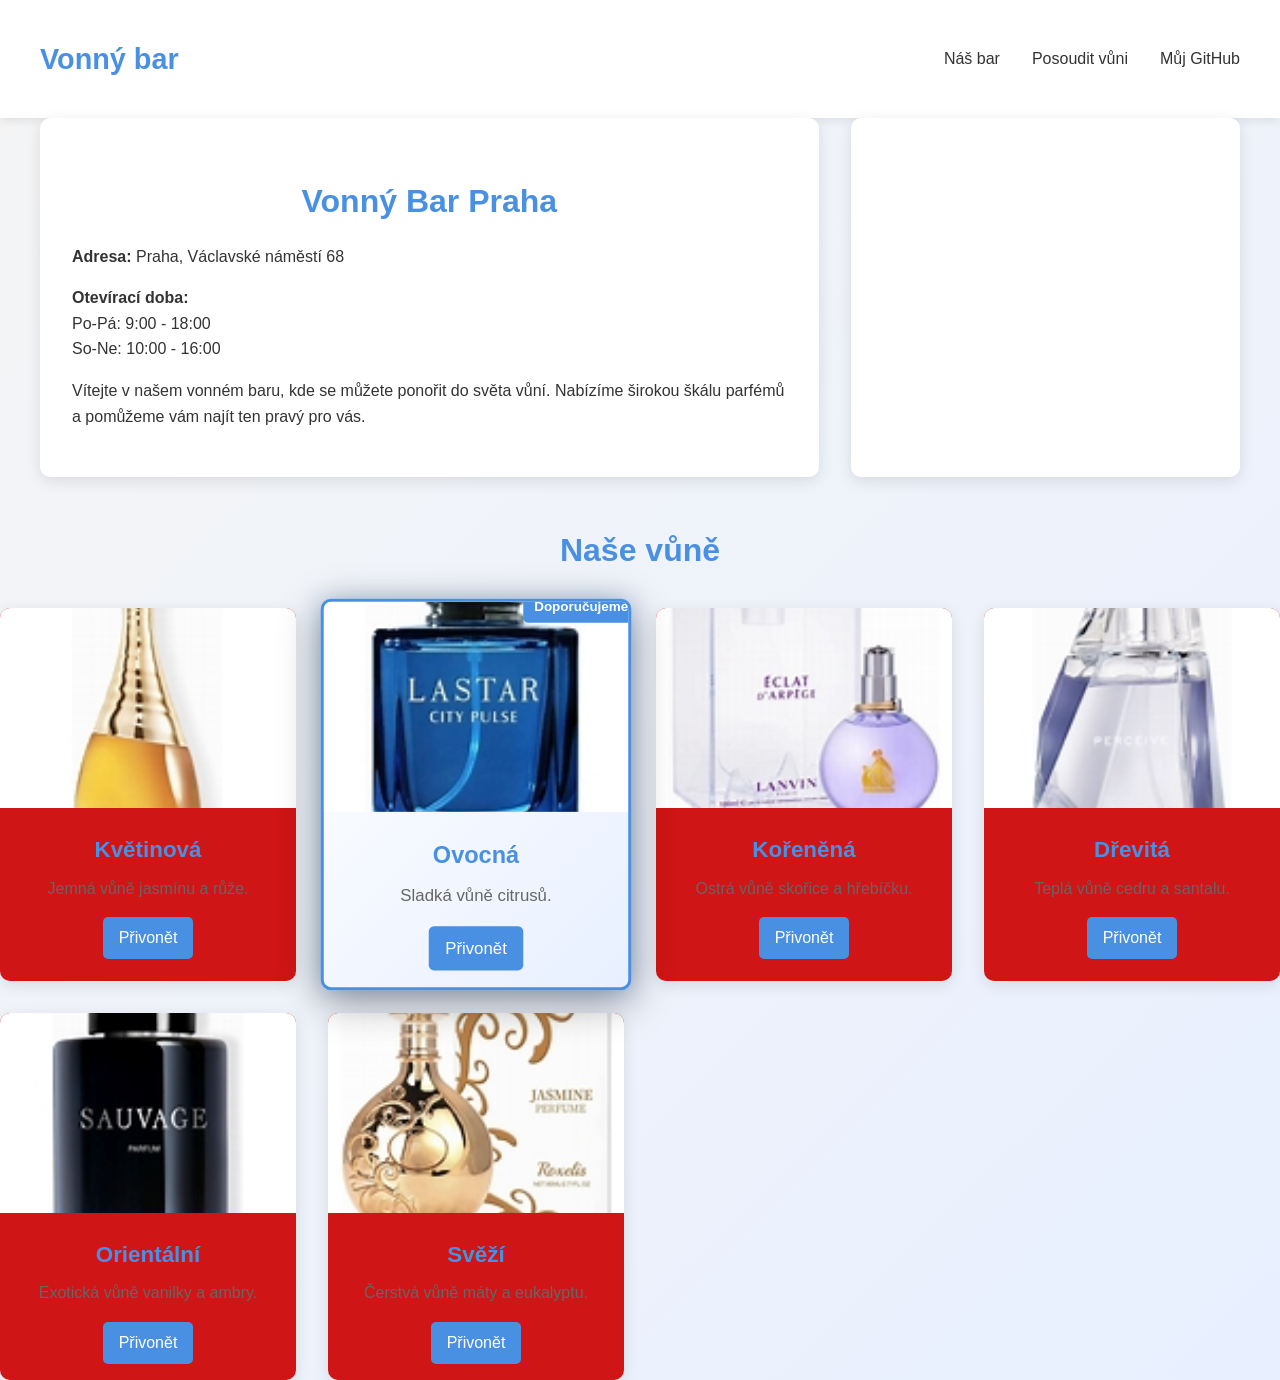
<file: index.html>
<!DOCTYPE html>
<html lang="cs">
<head>
<meta charset="UTF-8">
<meta name="viewport" content="width=device-width, initial-scale=1.0">
<title>Vonný bar</title>

<link rel="stylesheet" href="style.css">

</head>

<body>

<header>
<nav class="navbar">

<h1><a href="index.html">Vonný bar</a></h1>

<ul>
<li><a href="index.html">Náš bar</a></li>
<li><a href="posoudit vuni.html">Posoudit vůni</a></li>
<li><a href="https://github.com/K1ngL3sry">Můj GitHub</a></li>
</ul>

</nav>
</header>

<main>

<section class="info-section">
    <div class="info-container">
        <div class="info-card">
            <h2>Vonný Bar Praha</h2>
            <p><strong>Adresa:</strong> Praha, Václavské náměstí 68</p>
            <p><strong>Otevírací doba:</strong><br>
            Po-Pá: 9:00 - 18:00<br>
            So-Ne: 10:00 - 16:00</p>
            <p>Vítejte v našem vonném baru, kde se můžete ponořit do světa vůní. Nabízíme širokou škálu parfémů a pomůžeme vám najít ten pravý pro vás.</p>
        </div>
        <div class="map-card">
            <iframe src="https://www.google.com/maps/embed?pb=!1m18!1m12!1m3!1d2560.123456789!2d14.42076!3d50.075538!2m3!1f0!2f0!3f0!3m2!1i1024!2i768!4f13.1!3m3!1m2!1s0x470b939c0c7e4b9b%3A0x1b8b1b1b1b1b1b!2sV%C3%A1clavsk%C3%A9+n%C3%A1m%C4%9Bst%C3%AD%2C+Praha+1%2C+%C4%8Cesko!5e0!3m2!1scs!2scz!4v1647350000000!5m2!1scs!2scz" width="100%" height="300" style="border:0;" allowfullscreen="" loading="lazy"></iframe>
        </div>
    </div>
</section>

<h2>Naše vůně</h2>

<div class="vune-container">

<div class="vune-karta">
<img src="vune1.jpg" alt="květinová vůně">
<h3>Květinová</h3>
<p>Jemná vůně jasmínu a růže.</p>
<a href="#">Přivonět</a>
</div>

<div class="vune-karta" id="flagship">
<img src="vune2.jpg" alt="ovocná vůně">
<h3>Ovocná</h3>
<p>Sladká vůně citrusů.</p>
<a href="#">Přivonět</a>
</div>

<div class="vune-karta">
<img src="vune3.jpg" alt="kořeněná vůně">
<h3>Kořeněná</h3>
<p>Ostrá vůně skořice a hřebíčku.</p>
<a href="#">Přivonět</a>
</div>

<div class="vune-karta">
<img src="vune4.jpg" alt="dřevitá vůně">
<h3>Dřevitá</h3>
<p>Teplá vůně cedru a santalu.</p>
<a href="#">Přivonět</a>
</div>

<div class="vune-karta">
<img src="vune5.jpg" alt="orientální vůně">
<h3>Orientální</h3>
<p>Exotická vůně vanilky a ambry.</p>
<a href="#">Přivonět</a>
</div>

<div class="vune-karta">
<img src="vune6.jpg" alt="svěží vůně">
<h3>Svěží</h3>
<p>Čerstvá vůně máty a eukalyptu.</p>
<a href="#">Přivonět</a>
</div>

</main>

</body>
</html>
</file>
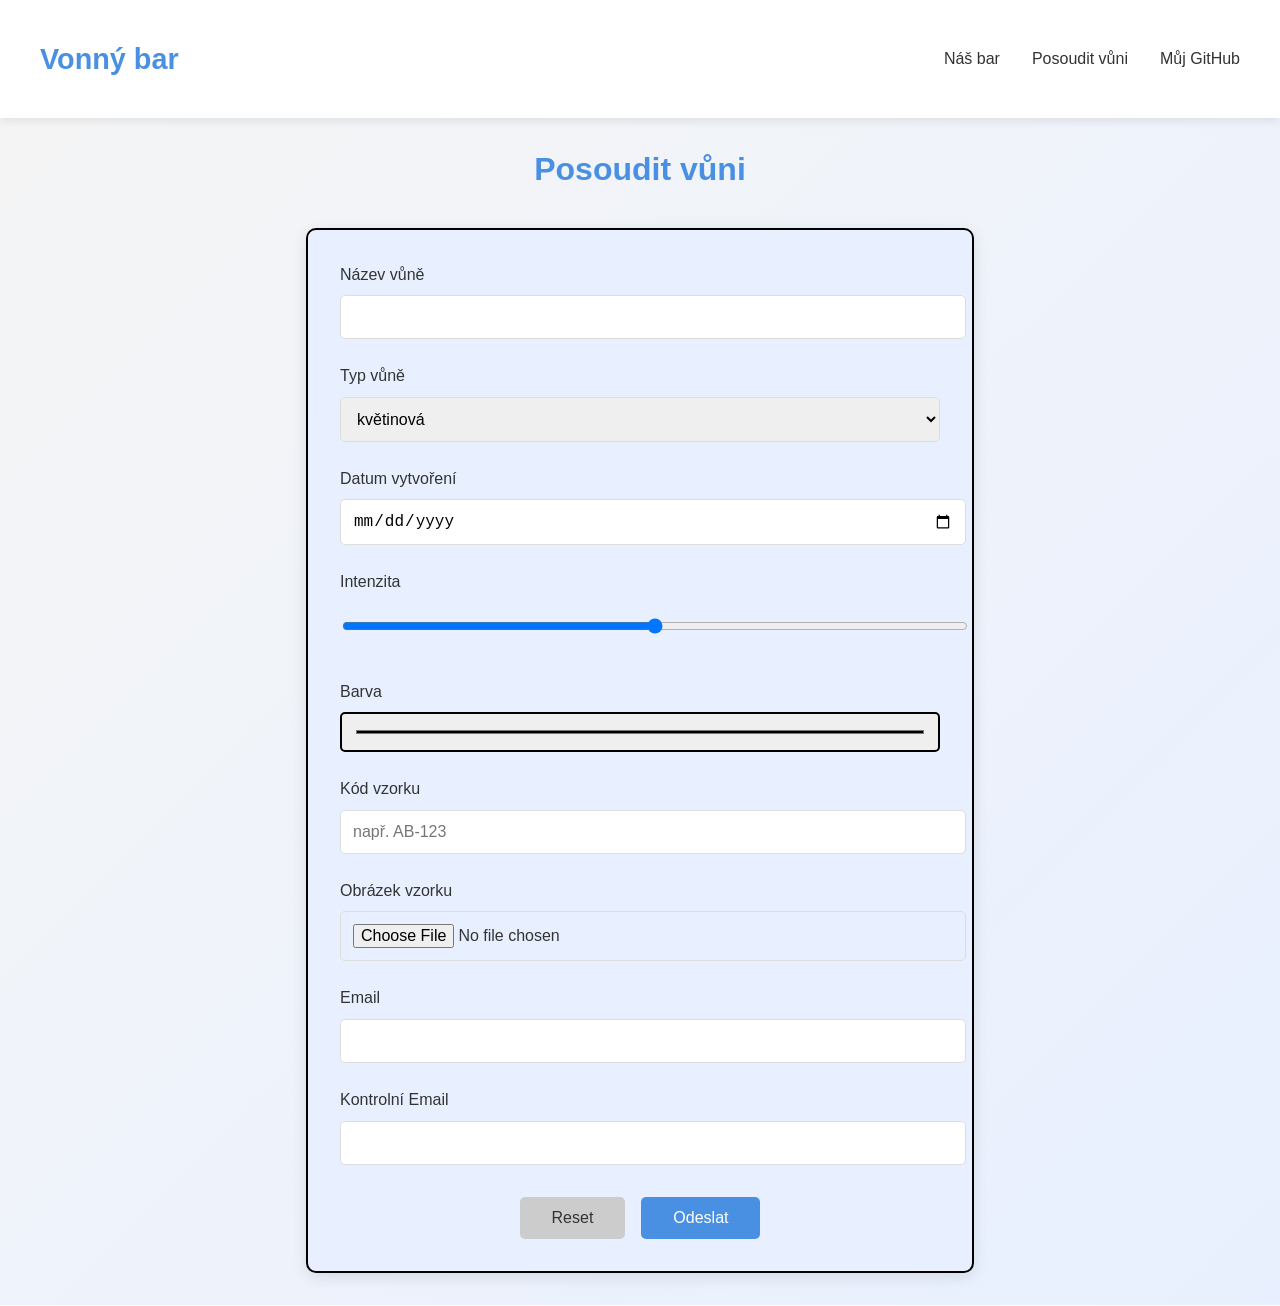
<file: posoudit vuni.html>
<!DOCTYPE html>
<html lang="cs">
<head>
    <meta charset="UTF-8">
    <meta name="viewport" content="width=device-width, initial-scale=1.0">
    <title>Posoudit vůni</title>
    <link rel="stylesheet" href="style.css">
</head>
<body>
    <header>
        <nav class="navbar">
            <h1><a href="index.html">Vonný bar</a></h1>
            <ul>
                <li><a href="index.html">Náš bar</a></li>
                <li><a href="posoudit vuni.html">Posoudit vůni</a></li>
                <li><a href="https://github.com/K1ngL3sry/16.03.2026-vonn--bar">Můj GitHub</a></li>
            </ul>
        </nav>
    </header>

    <main>
        <h2>Posoudit vůni</h2>
        <form class="form-container">
            <div class="form-group">
                <label for="nazev">Název vůně</label>
                <input type="text" id="nazev" required>
            </div>

            <div class="form-group">
                <label for="typ">Typ vůně</label>
                <select id="typ">
                    <option>květinová</option>
                    <option>ovocná</option>
                    <option>kořeněná</option>
                    <option>experimentální</option>
                </select>
            </div>

            <div class="form-group">
                <label for="datum">Datum vytvoření</label>
                <input type="date" id="datum">
            </div>

            <div class="form-group">
                <label for="intenzita">Intenzita</label>
                <input type="range" id="intenzita" min="0" max="100">
            </div>

            <div class="form-group">
                <label for="barva">Barva</label>
                <input type="color" id="barva">
            </div>

            <div class="form-group">
                <label for="kod">Kód vzorku</label>
                <input type="text" id="kod" pattern="[A-Z]{2}-[0-9]{3}[A-Z]" placeholder="např. AB-123">
            </div>

            <div class="form-group">
                <label for="obrazek">Obrázek vzorku</label>
                <input type="file" id="obrazek">
            </div>

            <div class="form-group">
                <label for="email">Email</label>
                <input type="email" id="email">
            </div>

             <div class="form-group">
                <label for="kontrolniEmail">Kontrolní Email</label>
                <input type="email" id="kontrolniEmail">
            </div>

            <div class="form-buttons">
                <button type="reset">Reset</button>
                <button type="submit">Odeslat</button>
            </div>
        </form>
    </main>
</body>
</html>
</file>
<file: style.css>
body {
    font-family: 'Segoe UI', Tahoma, Geneva, Verdana, sans-serif;
    margin: 0;
    padding: 0;
    background: linear-gradient(135deg, #f5f5f5 0%, #e8f0ff 100%);
    color: #333;
    line-height: 1.6;
}

header {
    background: #fff;
    box-shadow: 0 2px 10px rgba(0,0,0,0.1);
}

.navbar {
    display: flex;
    justify-content: space-between;
    align-items: center;
    padding: 1rem 2rem;
    max-width: 1200px;
    margin: 0 auto;
}

.navbar h1 a {
    text-decoration: none;
    color: #4a90e2;
    font-size: 1.8rem;
    font-weight: bold;
}

.navbar ul {
    display: flex;
    list-style: none;
    gap: 2rem;
    margin: 0;
    padding: 0;
}

.navbar a {
    text-decoration: none;
    color: #333;
    font-weight: 500;
    transition: color 0.3s ease;
}

.navbar a:hover {
    color: #4a90e2;
}

.info-section {
    margin-bottom: 3rem;
}

.info-container {
    display: grid;
    grid-template-columns: 2fr 1fr;
    gap: 2rem;
    max-width: 1200px;
    margin: 0 auto;
}

.info-card {
    background: #fff;
    padding: 2rem;
    border-radius: 10px;
    box-shadow: 0 4px 15px rgba(0,0,0,0.1);
}

.info-card h2 {
    color: #4a90e2;
    margin-bottom: 1rem;
}

.info-card p {
    margin-bottom: 1rem;
    line-height: 1.6;
}

.map-card {
    background: #fff;
    border-radius: 10px;
    box-shadow: 0 4px 15px rgba(0,0,0,0.1);
    overflow: hidden;
}

.map-card iframe {
    width: 100%;
    height: 300px;
    border: none;
}

.vune-karta#flagship {
    border: 3px solid #4a90e2;
    background: linear-gradient(135deg, #fff 0%, #e8f0ff 100%);
    transform: scale(1.05);
    position: relative;
    box-shadow: 0 10px 40px rgba(0,0,0,0.4), 0 0 20px rgba(74, 144, 226, 0.3);
}

.vune-karta#flagship::before {
    content: "Doporučujeme";
    position: absolute;
    top: -10px;
    right: -10px;
    background: #4a90e2;
    color: #fff;
    padding: 5px 10px;
    border-radius: 5px;
    font-size: 0.8rem;
    font-weight: bold;
}

h2 {
    text-align: center;
    color: #4a90e2;
    margin-bottom: 2rem;
    font-size: 2rem;
}

.vune-container {
    display: grid;
    grid-template-columns: repeat(4, 1fr);
    gap: 2rem;
    padding: 0;
}

.vune-karta {
    background: #cf1515;
    border-radius: 10px;
    overflow: hidden;
    box-shadow: 0 4px 15px rgba(0,0,0,0.1);
    transition: transform 0.3s ease, box-shadow 0.3s ease;
    text-align: center;
}

.vune-karta:hover {
    transform: translateY(-5px);
    box-shadow: 0 8px 25px rgba(0,0,0,0.15);
}

.vune-karta img {
    width: 100%;
    height: 200px;
    object-fit: cover;
}

.vune-karta h3 {
    margin: 1rem 0 0.5rem;
    color: #4a90e2;
    font-size: 1.4rem;
}

.vune-karta p {
    margin: 0 1rem 1rem;
    color: #666;
}

.vune-karta a {
    display: inline-block;
    background: #4a90e2;
    color: #fff;
    padding: 0.5rem 1rem;
    text-decoration: none;
    border-radius: 5px;
    margin-bottom: 1rem;
    transition: background 0.3s ease;
}

.vune-karta a:hover {
    background: #357abd;
}

.form-container {
    max-width: 600px;
    margin: 2rem auto;
    background: #e8f0ff;
    padding: 2rem;
    border-radius: 10px;
    border: 2px solid #000;
    box-shadow: 0 4px 15px rgba(0,0,0,0.1);
}

.form-group {
    margin-bottom: 1.5rem;
}

.form-group label {
    display: block;
    margin-bottom: 0.5rem;
    font-weight: 500;
    color: #333;
}

.form-group input,
.form-group select {
    width: 100%;
    padding: 0.75rem;
    border: 1px solid #ddd;
    border-radius: 5px;
    font-size: 1rem;
    transition: border-color 0.3s ease;
}

.form-group input[type="color"] {
    height: 40px;
    border: 2px solid #000;
    border-radius: 5px;
    cursor: pointer;
}

.form-buttons {
    display: flex;
    gap: 1rem;
    justify-content: center;
    margin-top: 2rem;
}

.form-buttons button {
    padding: 0.75rem 2rem;
    border: none;
    border-radius: 5px;
    font-size: 1rem;
    cursor: pointer;
    transition: background 0.3s ease;
}

.form-buttons button[type="reset"] {
    background: #ccc;
    color: #333;
}

.form-buttons button[type="reset"]:hover {
    background: #bbb;
}

.form-buttons button[type="submit"] {
    background: #4a90e2;
    color: #fff;
}

.form-buttons button[type="submit"]:hover {
    background: #357abd;
}

@media (max-width:1024px){

.vune-container{
grid-template-columns: repeat(2, 1fr);
}

}

@media (max-width:500px){

.vune-container{
grid-template-columns:1fr;
}

}
</file>
